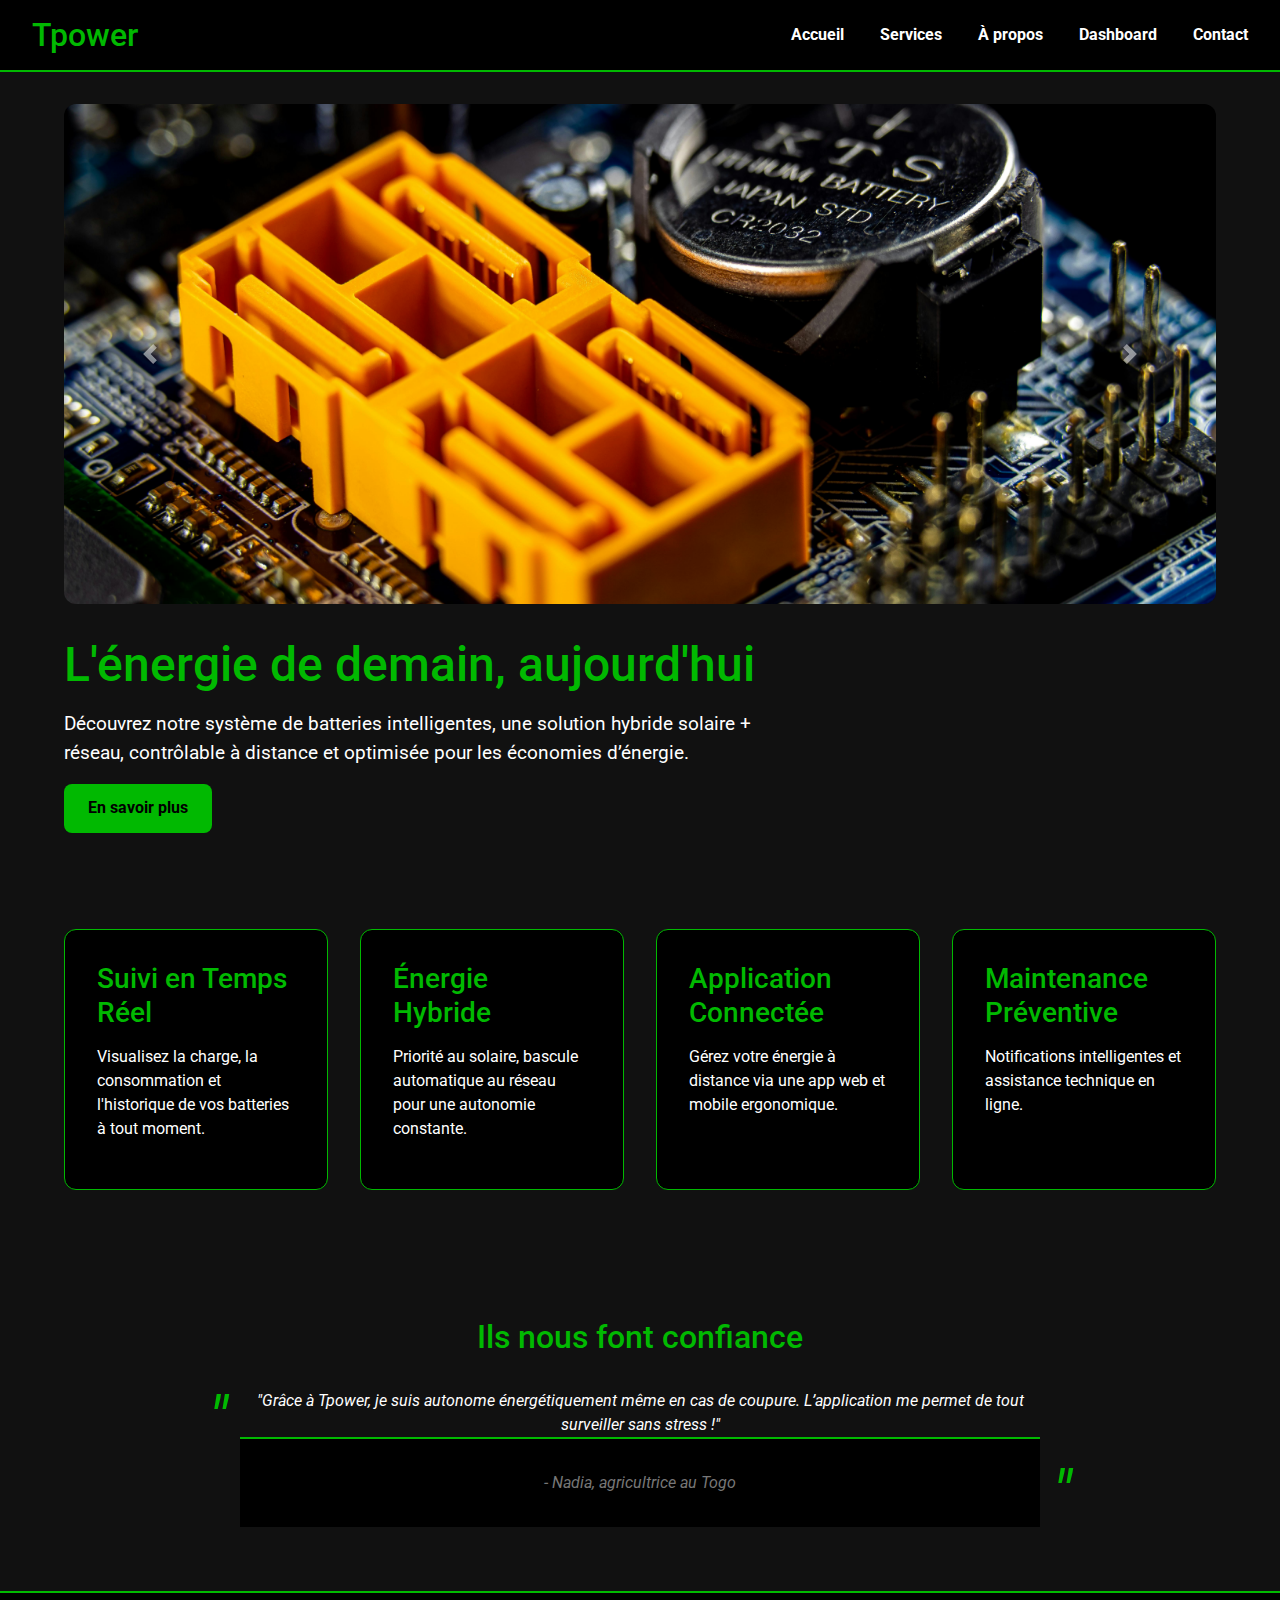
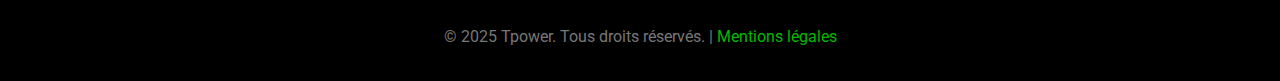
<file: index.html>
<!DOCTYPE html>
<html lang="fr">
<head>
  <meta charset="UTF-8">
  <meta name="viewport" content="width=device-width, initial-scale=1.0">
  <title>Tpower | Énergie Intelligente</title>
  <link rel="stylesheet" href="css/bootstrap.css">
  <link rel="stylesheet" href="css/font-awesome.min.css">
  <link href="https://fonts.googleapis.com/css2?family=Roboto:wght@400;700&display=swap" rel="stylesheet">
  <style>
    body {
      margin: 0;
      font-family: 'Roboto', sans-serif;
      background-color: #000;
      color: #fff;
    }
    header {
      background-color: #000;
      padding: 1rem 2rem;
      display: flex;
      justify-content: space-between;
      align-items: center;
      border-bottom: 2px solid #01b901;
    }
    header h1 {
      color: #01b901;
      font-size: 2rem;
      margin: 0;
    }
    nav a {
      color: #fff;
      margin-left: 2rem;
      text-decoration: none;
      font-weight: bold;
      transition: color 0.3s;
    }
    nav a:hover {
      color: #01b901;
    }
    .hero {
      position: relative;
      background-color: #111;
      padding: 2rem 5%;
    }
    .carousel-inner img {
      width: 100%;
      max-height: 500px;
      object-fit: cover;
      border-radius: 12px;
    }
    .hero .text {
      max-width: 700px;
      margin-top: 2rem;
    }
    .hero h2 {
      font-size: 3rem;
      color: #01b901;
    }
    .hero p {
      font-size: 1.2rem;
      margin: 1rem 0;
    }
    .btn-primary {
      background-color: #01b901;
      color: #000;
      border: none;
      padding: 0.8rem 1.5rem;
      font-size: 1rem;
      font-weight: bold;
      border-radius: 8px;
      transition: background 0.3s;
    }
    .btn-primary:hover {
      background-color: #00a700;
    }
    .features {
      display: grid;
      grid-template-columns: repeat(auto-fit, minmax(250px, 1fr));
      gap: 2rem;
      padding: 4rem 5%;
      background-color: #111;
    }
    .features .card {
      background-color: #000;
      border: 1px solid #01b901;
      padding: 2rem;
      border-radius: 12px;
      transition: transform 0.3s;
    }
    .features .card:hover {
      transform: scale(1.05);
    }
    .features .card h3 {
      color: #01b901;
      margin-bottom: 1rem;
    }
    .testimonial {
      background-color: #111;
      padding: 4rem 5%;
      text-align: center;
    }
    .testimonial h2 {
      color: #01b901;
      margin-bottom: 2rem;
    }
    .testimonial blockquote {
      font-style: italic;
      max-width: 800px;
      margin: auto;
      position: relative;
    }
    .testimonial blockquote::before, .testimonial blockquote::after {
      content: '"';
      font-size: 4rem;
      color: #01b901;
      position: absolute;
    }
    .testimonial blockquote::before {
      top: -1rem;
      left: -2rem;
    }
    .testimonial blockquote::after {
      bottom: -1rem;
      right: -2rem;
    }
    footer {
      background-color: #000;
      padding: 2rem;
      text-align: center;
      color: #777;
      border-top: 2px solid #01b901;
    }
  </style>
</head>
<body>
  <header>
    <h1>Tpower</h1>
    <nav>
      <a href="#">Accueil</a>
      <a href="service.html">Services</a>
      <a href="about.html">À propos</a>
      <a href="dashboard.html">Dashboard</a>
      <a href="contact.html">Contact</a>
    </nav>
  </header>

  <!-- Hero avec carrousel -->
  <section class="hero">
    <div id="batteryCarousel" class="carousel slide" data-ride="carousel">
      <div class="carousel-inner">
        <div class="carousel-item active">
          <img src="images/bat2.jpg" class="d-block w-100" alt="Batterie intelligente 1">
        </div>
        <div class="carousel-item">
          <img src="images/bat4.jpg" class="d-block w-100" alt="Batterie intelligente 2">
        </div>
      </div>
      <a class="carousel-control-prev" href="#batteryCarousel" role="button" data-slide="prev">
        <span class="carousel-control-prev-icon" aria-hidden="true"></span>
        <span class="sr-only">Précédent</span>
      </a>
      <a class="carousel-control-next" href="#batteryCarousel" role="button" data-slide="next">
        <span class="carousel-control-next-icon" aria-hidden="true"></span>
        <span class="sr-only">Suivant</span>
      </a>
    </div>
    <div class="text">
      <h2>L'énergie de demain, aujourd'hui</h2>
      <p>Découvrez notre système de batteries intelligentes, une solution hybride solaire + réseau, contrôlable à distance et optimisée pour les économies d’énergie.</p>
      <button class="btn-primary">En savoir plus</button>
    </div>
  </section>

  <section class="features" id="services">
    <div class="card">
      <h3>Suivi en Temps Réel</h3>
      <p>Visualisez la charge, la consommation et l'historique de vos batteries à tout moment.</p>
    </div>
    <div class="card">
      <h3>Énergie Hybride</h3>
      <p>Priorité au solaire, bascule automatique au réseau pour une autonomie constante.</p>
    </div>
    <div class="card">
      <h3>Application Connectée</h3>
      <p>Gérez votre énergie à distance via une app web et mobile ergonomique.</p>
    </div>
    <div class="card">
      <h3>Maintenance Préventive</h3>
      <p>Notifications intelligentes et assistance technique en ligne.</p>
    </div>
  </section>

  <section class="testimonial" id="temoignages">
    <h2>Ils nous font confiance</h2>
    <blockquote>
      "Grâce à Tpower, je suis autonome énergétiquement même en cas de coupure. L’application me permet de tout surveiller sans stress !"
      <footer>- Nadia, agricultrice au Togo</footer>
    </blockquote>
  </section>

  <footer>
    &copy; 2025 Tpower. Tous droits réservés. | <a href="#" style="color:#01b901">Mentions légales</a>
  </footer>

  <script src="js/jquery-3.4.1.min.js"></script>
  <script src="js/bootstrap.js"></script>
</body>
</html>
</file>
